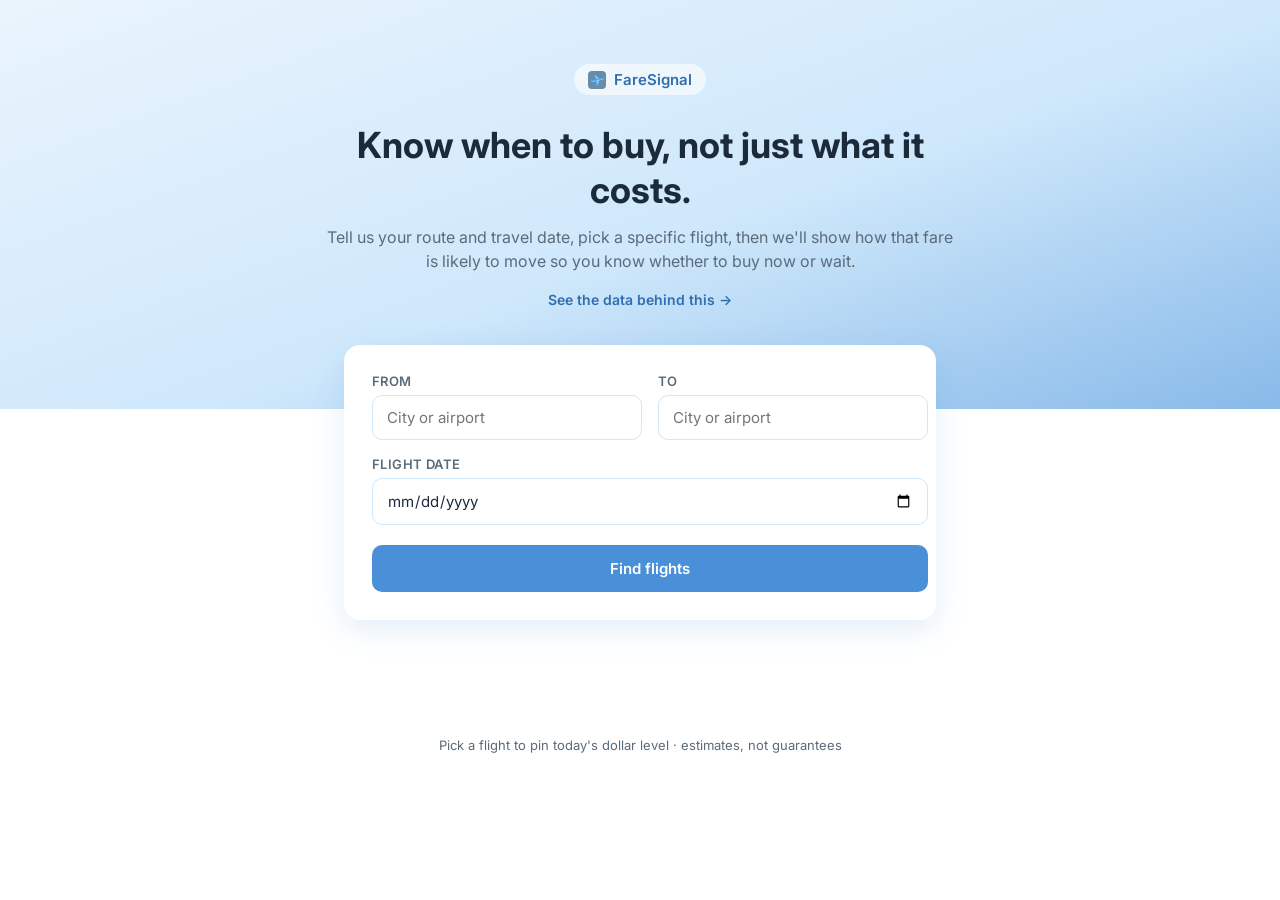
<file: public/index.html>
<!DOCTYPE html>
<html lang="en">
<head>
<meta charset="UTF-8">
<meta name="viewport" content="width=device-width, initial-scale=1.0">
<title>FareSignal | Flight Fare Decisions</title>
<link rel="icon" href="favicon.ico" sizes="any">
<link rel="icon" href="favicon.png" type="image/png">
<link rel="apple-touch-icon" href="apple-touch-icon.png">
<meta name="description" content="Pick a flight, then see whether to buy now or wait.">
<meta property="og:title" content="FareSignal | Flight Fare Decisions">
<meta property="og:description" content="Pick a flight, then see whether to buy now or wait.">
<meta property="og:image" content="https://flight-fare-predic.vercel.app/og-image.png">
<meta property="og:type" content="website">
<meta name="twitter:card" content="summary_large_image">
<meta name="twitter:image" content="https://flight-fare-predic.vercel.app/og-image.png">
<link rel="preconnect" href="https://fonts.googleapis.com">
<link href="https://fonts.googleapis.com/css2?family=Inter:wght@400;500;600;700&display=swap" rel="stylesheet">
<link rel="stylesheet" href="style.css">
</head>
<body>

<header class="hero">
  <div class="hero-inner">
    <div class="brand">
      <img class="brand-icon" src="favicon.png" alt="" width="18" height="18">
      <span class="brand-name">FareSignal</span>
    </div>
    <h1>Know when to buy, not just what it costs.</h1>
    <p class="subtitle">Tell us your route and travel date, pick a specific flight, then we'll show how that fare is likely to move so you know whether to buy now or wait.</p>
    <a href="insights.html" class="hero-link">See the data behind this &rarr;</a>
  </div>
</header>

<main>
  <section class="search-card">
    <form id="search-form">
      <div class="field combobox" id="origin-field">
        <label for="origin">From</label>
        <input type="text" id="origin" autocomplete="off" placeholder="City or airport" required>
        <input type="hidden" id="origin-code">
        <div class="combobox-list hidden" id="origin-list"></div>
      </div>
      <div class="field combobox" id="destination-field">
        <label for="destination">To</label>
        <input type="text" id="destination" autocomplete="off" placeholder="City or airport" required>
        <input type="hidden" id="destination-code">
        <div class="combobox-list hidden" id="destination-list"></div>
      </div>
      <div class="field full">
        <label for="flightDate">Flight date</label>
        <input type="date" id="flightDate" name="flightDate" required>
      </div>
      <button type="submit" id="submit-btn">Find flights</button>
    </form>
  </section>

  <section id="flights" class="flights-card hidden">
    <div class="flights-header">
      <div>
        <h2>Choose a flight</h2>
        <p id="flights-meta" class="flights-meta"></p>
      </div>
      <div class="stop-filters" role="group" aria-label="Filter by stops">
        <button type="button" class="chip active" data-stops="all">All</button>
        <button type="button" class="chip" data-stops="nonstop">Nonstop</button>
        <button type="button" class="chip" data-stops="connecting">With stops</button>
      </div>
    </div>
    <div id="flight-list" class="flight-list"></div>
    <button type="button" id="show-more" class="show-more hidden">Show more flights</button>
  </section>

  <section id="result" class="result-card hidden">
    <p id="result-pin" class="result-pin"></p>
    <div id="result-badge" class="badge"></div>
    <p id="result-message" class="result-message"></p>
    <canvas id="price-chart" width="600" height="260"></canvas>
  </section>

  <section id="error" class="error-card hidden">
    <p id="error-message"></p>
  </section>
</main>

<footer>
  <p>Pick a flight to pin today's dollar level · estimates, not guarantees</p>
</footer>

<script src="script.js"></script>
</body>
</html>
</file>
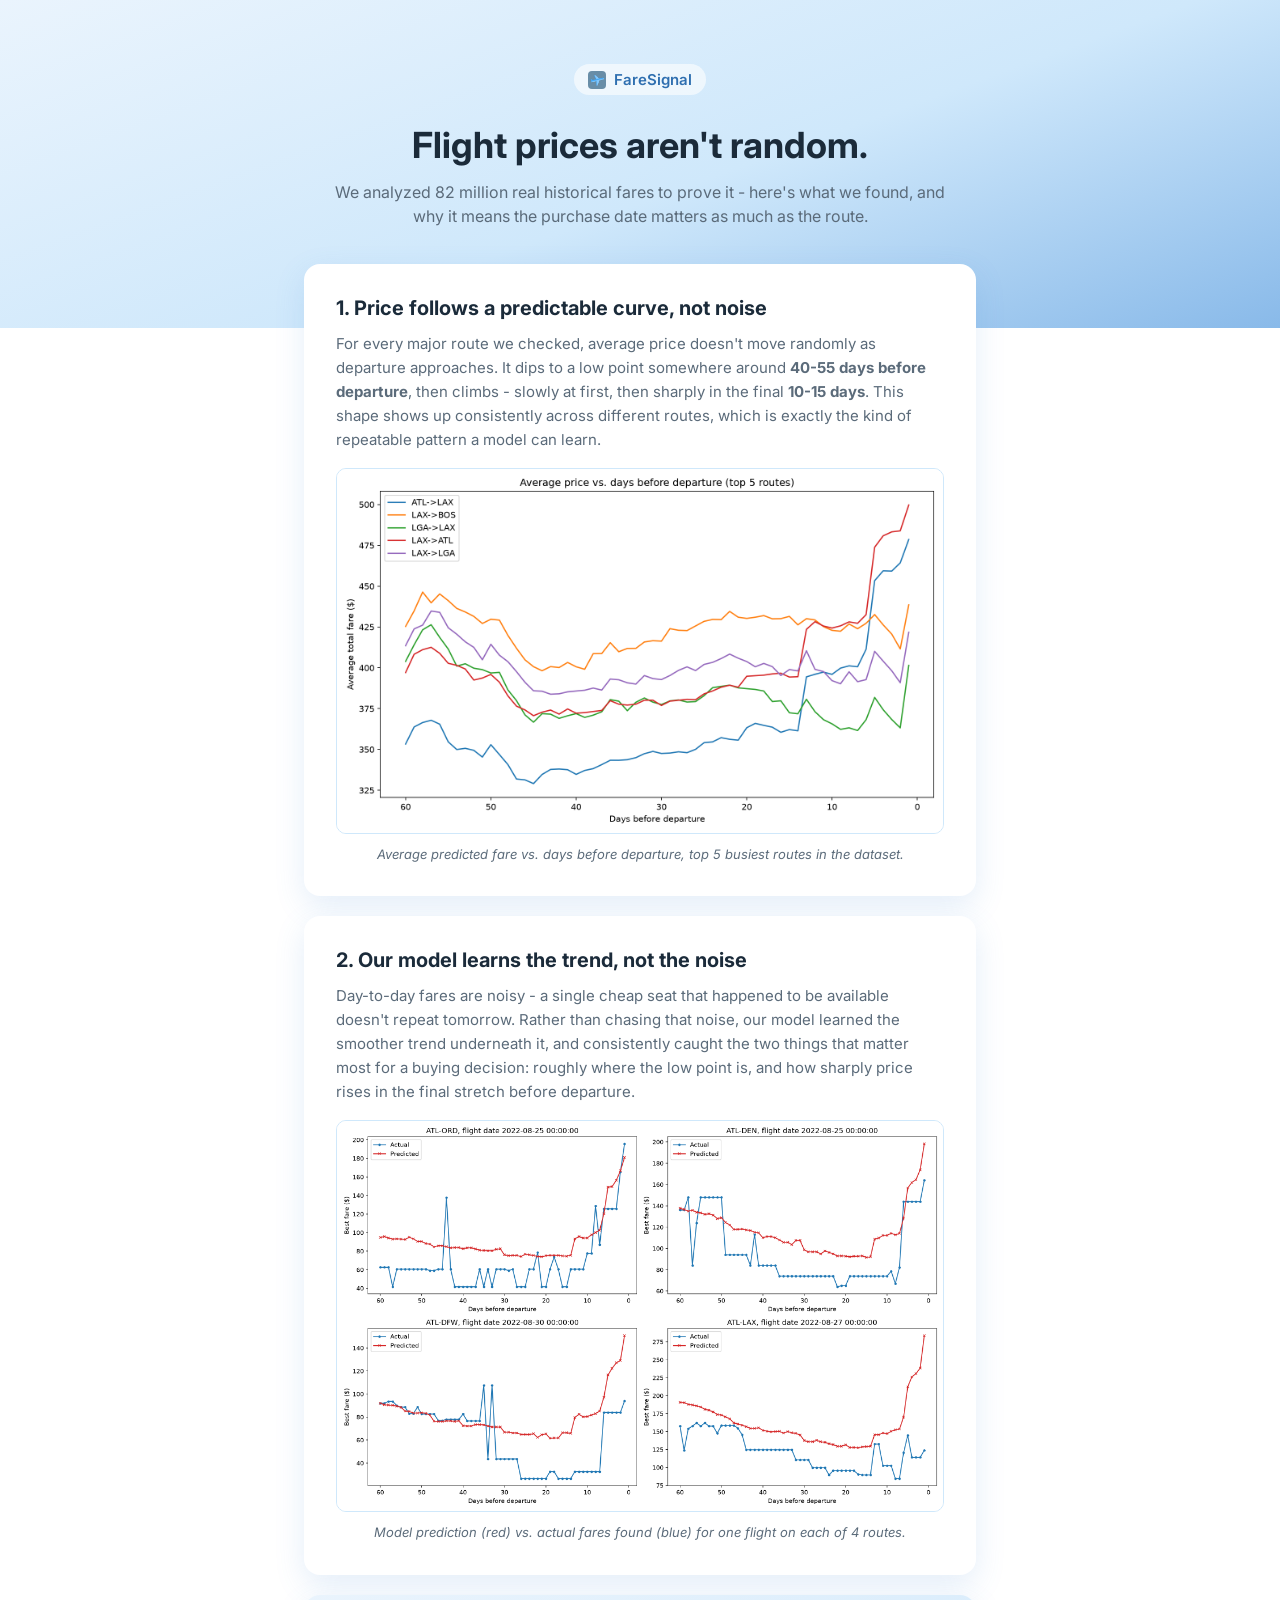
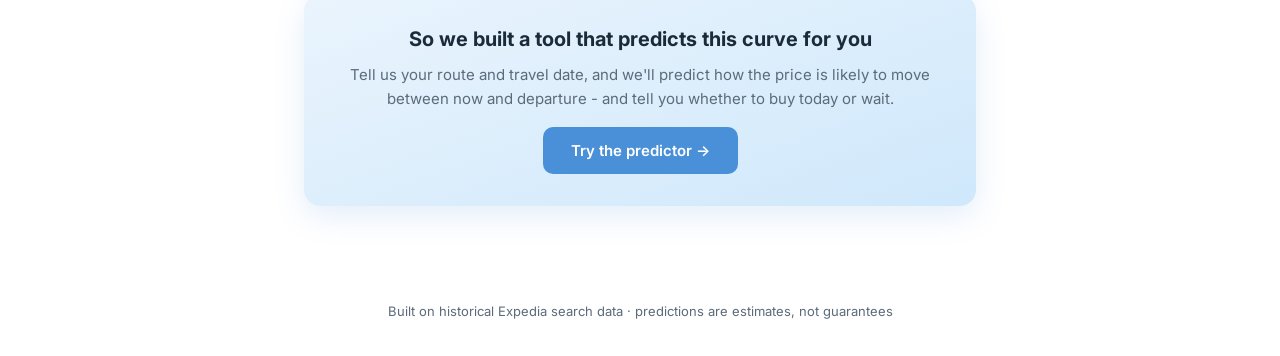
<file: public/insights.html>
<!DOCTYPE html>
<html lang="en">
<head>
<meta charset="UTF-8">
<meta name="viewport" content="width=device-width, initial-scale=1.0">
<title>FareSignal | Model Insights</title>
<link rel="icon" href="favicon.ico" sizes="any">
<link rel="icon" href="favicon.png" type="image/png">
<link rel="apple-touch-icon" href="apple-touch-icon.png">
<meta name="description" content="How FareSignal models remaining flight fares.">
<meta property="og:title" content="FareSignal | Model Insights">
<meta property="og:description" content="How FareSignal models remaining flight fares.">
<meta property="og:image" content="https://flight-fare-predic.vercel.app/og-image.png">
<meta property="og:type" content="website">
<meta name="twitter:card" content="summary_large_image">
<meta name="twitter:image" content="https://flight-fare-predic.vercel.app/og-image.png">
<link rel="preconnect" href="https://fonts.googleapis.com">
<link href="https://fonts.googleapis.com/css2?family=Inter:wght@400;500;600;700&display=swap" rel="stylesheet">
<link rel="stylesheet" href="style.css">
</head>
<body>

<header class="hero">
  <div class="hero-inner">
    <div class="brand">
      <img class="brand-icon" src="favicon.png" alt="" width="18" height="18">
      <span class="brand-name">FareSignal</span>
    </div>
    <h1>Flight prices aren't random.</h1>
    <p class="subtitle">We analyzed 82 million real historical fares to prove it - here's what we found, and why it means the purchase date matters as much as the route.</p>
  </div>
</header>

<main class="insights-main">

  <section class="insight-card">
    <h2>1. Price follows a predictable curve, not noise</h2>
    <p>For every major route we checked, average price doesn't move randomly as departure approaches.
       It dips to a low point somewhere around <strong>40-55 days before departure</strong>, then climbs -
       slowly at first, then sharply in the final <strong>10-15 days</strong>. This shape shows up
       consistently across different routes, which is exactly the kind of repeatable pattern a model
       can learn.</p>
    <img src="images/price_vs_days_before_departure.png" alt="Average price vs. days before departure for the top 5 routes, all showing a dip-then-rise shape">
    <p class="caption">Average predicted fare vs. days before departure, top 5 busiest routes in the dataset.</p>
  </section>

  <section class="insight-card">
    <h2>2. Our model learns the trend, not the noise</h2>
    <p>Day-to-day fares are noisy - a single cheap seat that happened to be available doesn't repeat
       tomorrow. Rather than chasing that noise, our model learned the smoother trend underneath it,
       and consistently caught the two things that matter most for a buying decision: roughly where the
       low point is, and how sharply price rises in the final stretch before departure.</p>
    <img src="images/predicted_vs_actual_curve.png" alt="Predicted vs. actual price curves for 4 routes, showing the model tracks the trend while ignoring daily noise">
    <p class="caption">Model prediction (red) vs. actual fares found (blue) for one flight on each of 4 routes.</p>
  </section>

  <section class="insight-card cta-card">
    <h2>So we built a tool that predicts this curve for you</h2>
    <p>Tell us your route and travel date, and we'll predict how the price is likely to move between
       now and departure - and tell you whether to buy today or wait.</p>
    <a href="index.html" class="cta-button">Try the predictor &rarr;</a>
  </section>

</main>

<footer>
  <p>Built on historical Expedia search data &middot; predictions are estimates, not guarantees</p>
</footer>

</body>
</html>
</file>
<file: public/style.css>
:root {
  --sky-light: #eaf4fd;
  --sky: #cfe8fb;
  --blue: #4a90d9;
  --blue-deep: #2f6fb0;
  --ink: #1b2b3a;
  --ink-soft: #5b6b7a;
  --white: #ffffff;
  --green: #2e9e6b;
  --amber: #d98a2f;
  --shadow: 0 10px 30px rgba(74, 144, 217, 0.15);
}

* { box-sizing: border-box; }

body {
  margin: 0;
  font-family: 'Inter', -apple-system, BlinkMacSystemFont, sans-serif;
  color: var(--ink);
  background: var(--white);
}

.hero {
  background: linear-gradient(160deg, var(--sky-light) 0%, var(--sky) 55%, var(--blue) 140%);
  padding: 64px 24px 100px;
  text-align: center;
}

.hero-inner {
  max-width: 640px;
  margin: 0 auto;
}

.brand {
  display: inline-flex;
  align-items: center;
  gap: 8px;
  font-weight: 600;
  font-size: 15px;
  color: var(--blue-deep);
  background: rgba(255, 255, 255, 0.6);
  padding: 6px 14px;
  border-radius: 999px;
  margin-bottom: 28px;
}

.brand-icon {
  width: 18px;
  height: 18px;
  border-radius: 4px;
  object-fit: cover;
  display: block;
}

.hero h1 {
  font-size: 36px;
  font-weight: 700;
  line-height: 1.25;
  margin: 0 0 12px;
  color: var(--ink);
}

.subtitle {
  font-size: 16px;
  color: var(--ink-soft);
  line-height: 1.5;
  margin: 0;
}

.hero-link {
  display: inline-block;
  margin-top: 18px;
  font-size: 14px;
  font-weight: 600;
  color: var(--blue-deep);
  text-decoration: none;
  border-bottom: 1.5px solid transparent;
  transition: border-color 0.15s;
}

.hero-link:hover {
  border-color: var(--blue-deep);
}

main {
  max-width: 640px;
  margin: -64px auto 0;
  padding: 0 24px 80px;
  position: relative;
}

.search-card {
  background: var(--white);
  border-radius: 16px;
  box-shadow: var(--shadow);
  padding: 28px;
}

#search-form {
  display: grid;
  grid-template-columns: 1fr 1fr;
  gap: 16px;
}

.field {
  display: flex;
  flex-direction: column;
  gap: 6px;
}

.field label {
  font-size: 13px;
  font-weight: 600;
  color: var(--ink-soft);
  text-transform: uppercase;
  letter-spacing: 0.03em;
}

.field input,
.field select {
  border: 1.5px solid var(--sky);
  border-radius: 10px;
  padding: 12px 14px;
  font-size: 15px;
  font-family: inherit;
  color: var(--ink);
  outline: none;
  transition: border-color 0.15s;
  background: var(--white);
}

.field select {
  appearance: none;
  background-image: url("data:image/svg+xml;utf8,<svg xmlns='http://www.w3.org/2000/svg' width='12' height='8' viewBox='0 0 12 8'><path fill='%235b6b7a' d='M1 1l5 5 5-5'/></svg>");
  background-repeat: no-repeat;
  background-position: right 14px center;
  padding-right: 36px;
}

.field input:focus,
.field select:focus {
  border-color: var(--blue);
}

.combobox {
  position: relative;
}

.combobox-list {
  position: absolute;
  top: calc(100% + 4px);
  left: 0;
  right: 0;
  max-height: 220px;
  overflow-y: auto;
  background: var(--white);
  border: 1.5px solid var(--sky);
  border-radius: 10px;
  box-shadow: var(--shadow);
  z-index: 20;
  padding: 6px;
}

.combobox-item {
  padding: 9px 10px;
  border-radius: 8px;
  cursor: pointer;
  font-size: 14px;
  display: flex;
  justify-content: space-between;
  gap: 8px;
}

.combobox-item .code {
  color: var(--ink-soft);
  font-weight: 600;
  font-size: 12px;
}

.combobox-item:hover,
.combobox-item.active {
  background: var(--sky-light);
}

.combobox-empty {
  padding: 9px 10px;
  font-size: 14px;
  color: var(--ink-soft);
}

#search-form > .field.full {
  grid-column: 1 / -1;
}

#submit-btn {
  grid-column: 1 / -1;
  background: var(--blue);
  color: var(--white);
  border: none;
  border-radius: 10px;
  padding: 14px;
  font-size: 15px;
  font-weight: 600;
  font-family: inherit;
  cursor: pointer;
  transition: background 0.15s;
  margin-top: 4px;
}

#submit-btn:hover { background: var(--blue-deep); }
#submit-btn:disabled { background: var(--sky); cursor: wait; }

.flights-card {
  background: var(--white);
  border-radius: 16px;
  box-shadow: var(--shadow);
  padding: 24px;
  margin-top: 20px;
}

.flights-header {
  display: flex;
  justify-content: space-between;
  align-items: flex-start;
  gap: 16px;
  margin-bottom: 16px;
  flex-wrap: wrap;
}

.flights-header h2 {
  margin: 0 0 4px;
  font-size: 18px;
}

.flights-meta {
  margin: 0;
  font-size: 13px;
  color: var(--ink-soft);
}

.stop-filters {
  display: flex;
  gap: 6px;
}

.chip {
  border: 1.5px solid var(--sky);
  background: var(--white);
  color: var(--ink-soft);
  border-radius: 999px;
  padding: 6px 12px;
  font-size: 13px;
  font-weight: 600;
  font-family: inherit;
  cursor: pointer;
}

.chip.active {
  background: var(--sky-light);
  border-color: var(--blue);
  color: var(--blue-deep);
}

.flight-list {
  display: flex;
  flex-direction: column;
  gap: 10px;
}

.flight-card {
  display: grid;
  grid-template-columns: 36px 1fr auto;
  gap: 12px;
  align-items: center;
  width: 100%;
  text-align: left;
  border: 1.5px solid var(--sky);
  border-radius: 12px;
  padding: 12px 14px;
  background: var(--white);
  font-family: inherit;
  color: inherit;
  cursor: pointer;
  transition: border-color 0.15s, box-shadow 0.15s;
}

.flight-card:hover {
  border-color: var(--blue);
}

.flight-card.selected {
  border-color: var(--blue-deep);
  box-shadow: 0 0 0 3px rgba(74, 144, 217, 0.18);
}

.flight-logo {
  width: 36px;
  height: 36px;
  object-fit: contain;
}

.flight-logo-fallback {
  width: 36px;
  height: 36px;
  border-radius: 8px;
  background: var(--sky-light);
  color: var(--blue-deep);
  font-size: 11px;
  font-weight: 700;
  display: flex;
  align-items: center;
  justify-content: center;
}

.flight-main {
  min-width: 0;
}

.flight-airline {
  font-size: 14px;
  font-weight: 600;
  margin: 0 0 2px;
}

.flight-times {
  font-size: 13px;
  color: var(--ink-soft);
  margin: 0;
}

.flight-price {
  font-size: 18px;
  font-weight: 700;
  color: var(--ink);
  white-space: nowrap;
}

.show-more {
  width: 100%;
  margin-top: 12px;
  border: 1.5px dashed var(--sky);
  background: var(--sky-light);
  color: var(--blue-deep);
  border-radius: 10px;
  padding: 10px;
  font-size: 14px;
  font-weight: 600;
  font-family: inherit;
  cursor: pointer;
}

.result-pin {
  margin: 0 0 10px;
  font-size: 13px;
  color: var(--ink-soft);
}

.result-card {
  background: var(--white);
  border-radius: 16px;
  box-shadow: var(--shadow);
  padding: 28px;
  margin-top: 20px;
  text-align: center;
}

.badge {
  display: inline-block;
  font-size: 13px;
  font-weight: 700;
  letter-spacing: 0.03em;
  text-transform: uppercase;
  padding: 6px 14px;
  border-radius: 999px;
  margin-bottom: 14px;
}

.badge.buy-now {
  background: rgba(46, 158, 107, 0.12);
  color: var(--green);
}

.badge.wait {
  background: rgba(217, 138, 47, 0.12);
  color: var(--amber);
}

.result-message {
  font-size: 18px;
  font-weight: 600;
  margin: 0 0 20px;
  color: var(--ink);
}

#price-chart {
  width: 100%;
  height: auto;
  border-radius: 10px;
}

.error-card {
  background: #fdeeee;
  border: 1px solid #f3c8c8;
  border-radius: 12px;
  padding: 18px 20px;
  margin-top: 20px;
  color: #a3403f;
  font-size: 14px;
}

.hidden { display: none; }

footer {
  text-align: center;
  padding: 24px;
  font-size: 13px;
  color: var(--ink-soft);
}

@media (max-width: 480px) {
  .hero h1 { font-size: 28px; }
  #search-form { grid-template-columns: 1fr; }
  #search-form > .field.full { grid-column: auto; }
  .flight-card {
    grid-template-columns: 32px 1fr;
  }
  .flight-price {
    grid-column: 2;
    justify-self: start;
  }
}

.insights-main {
  max-width: 720px;
  margin: -64px auto 0;
  padding: 0 24px 60px;
  display: flex;
  flex-direction: column;
  gap: 20px;
  position: relative;
}

.insight-card {
  background: var(--white);
  border-radius: 16px;
  box-shadow: var(--shadow);
  padding: 32px;
}

.insight-card h2 {
  font-size: 20px;
  margin: 0 0 12px;
  color: var(--ink);
}

.insight-card p {
  font-size: 15px;
  line-height: 1.6;
  color: var(--ink-soft);
  margin: 0 0 16px;
}

.insight-card img {
  width: 100%;
  border-radius: 10px;
  border: 1px solid var(--sky);
  display: block;
}

.insight-card .caption {
  font-size: 13px;
  color: var(--ink-soft);
  text-align: center;
  margin: 10px 0 0;
  font-style: italic;
}

.cta-card {
  text-align: center;
  background: linear-gradient(160deg, var(--sky-light) 0%, var(--sky) 100%);
}

.cta-card h2 { color: var(--ink); }

.cta-button {
  display: inline-block;
  background: var(--blue);
  color: var(--white);
  font-weight: 600;
  font-size: 15px;
  text-decoration: none;
  padding: 14px 28px;
  border-radius: 10px;
  transition: background 0.15s;
}

.cta-button:hover { background: var(--blue-deep); }
</file>
